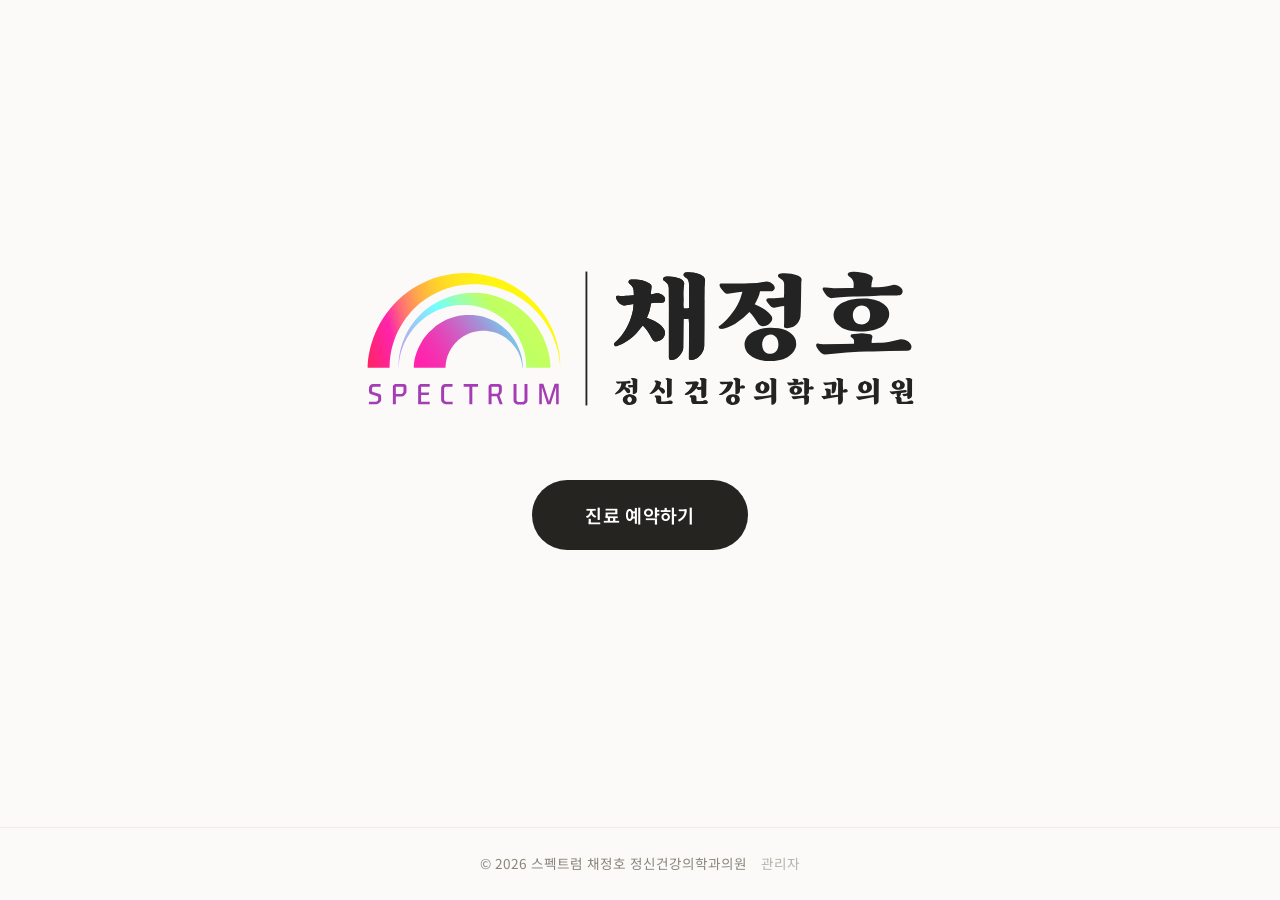
<file: index.html>
<!DOCTYPE html>
<html lang="ko">
<head>
<meta charset="UTF-8">
<meta name="viewport" content="width=device-width, initial-scale=1.0">
<link rel="icon" href="images/favicon.ico" sizes="48x48">
<link rel="icon" type="image/png" sizes="32x32" href="images/favicon-32.png">
<link rel="icon" type="image/png" sizes="512x512" href="images/favicon-512.png">
<link rel="apple-touch-icon" href="images/apple-touch-icon.png">
<title>스펙트럼 채정호 정신건강의학과의원</title>
<meta name="description" content="스펙트럼 채정호 정신건강의학과의원. 진료 예약을 신청해 주세요.">
<link rel="preconnect" href="https://fonts.googleapis.com">
<link rel="preconnect" href="https://fonts.gstatic.com" crossorigin>
<link href="https://fonts.googleapis.com/css2?family=Noto+Sans+KR:wght@400;500;700&family=Hahmlet:wght@500;600;700&display=swap" rel="stylesheet">
<link rel="stylesheet" href="css/style.css">
</head>
<body class="clinic-home">


<main class="clinic-home__main">
  <img class="clinic-home__logo" src="images/clinic-logo.svg" alt="스펙트럼 채정호 정신건강의학과의원" width="2015" height="553">
  <a href="reservation.html" class="btn btn--primary clinic-home__cta">진료 예약하기</a>
</main>

<footer class="clinic-footer">
  <span>&copy; 2026 스펙트럼 채정호 정신건강의학과의원</span>
  <a href="admin.html" class="clinic-footer__admin">관리자</a>
</footer>

</body>
</html>
</file>
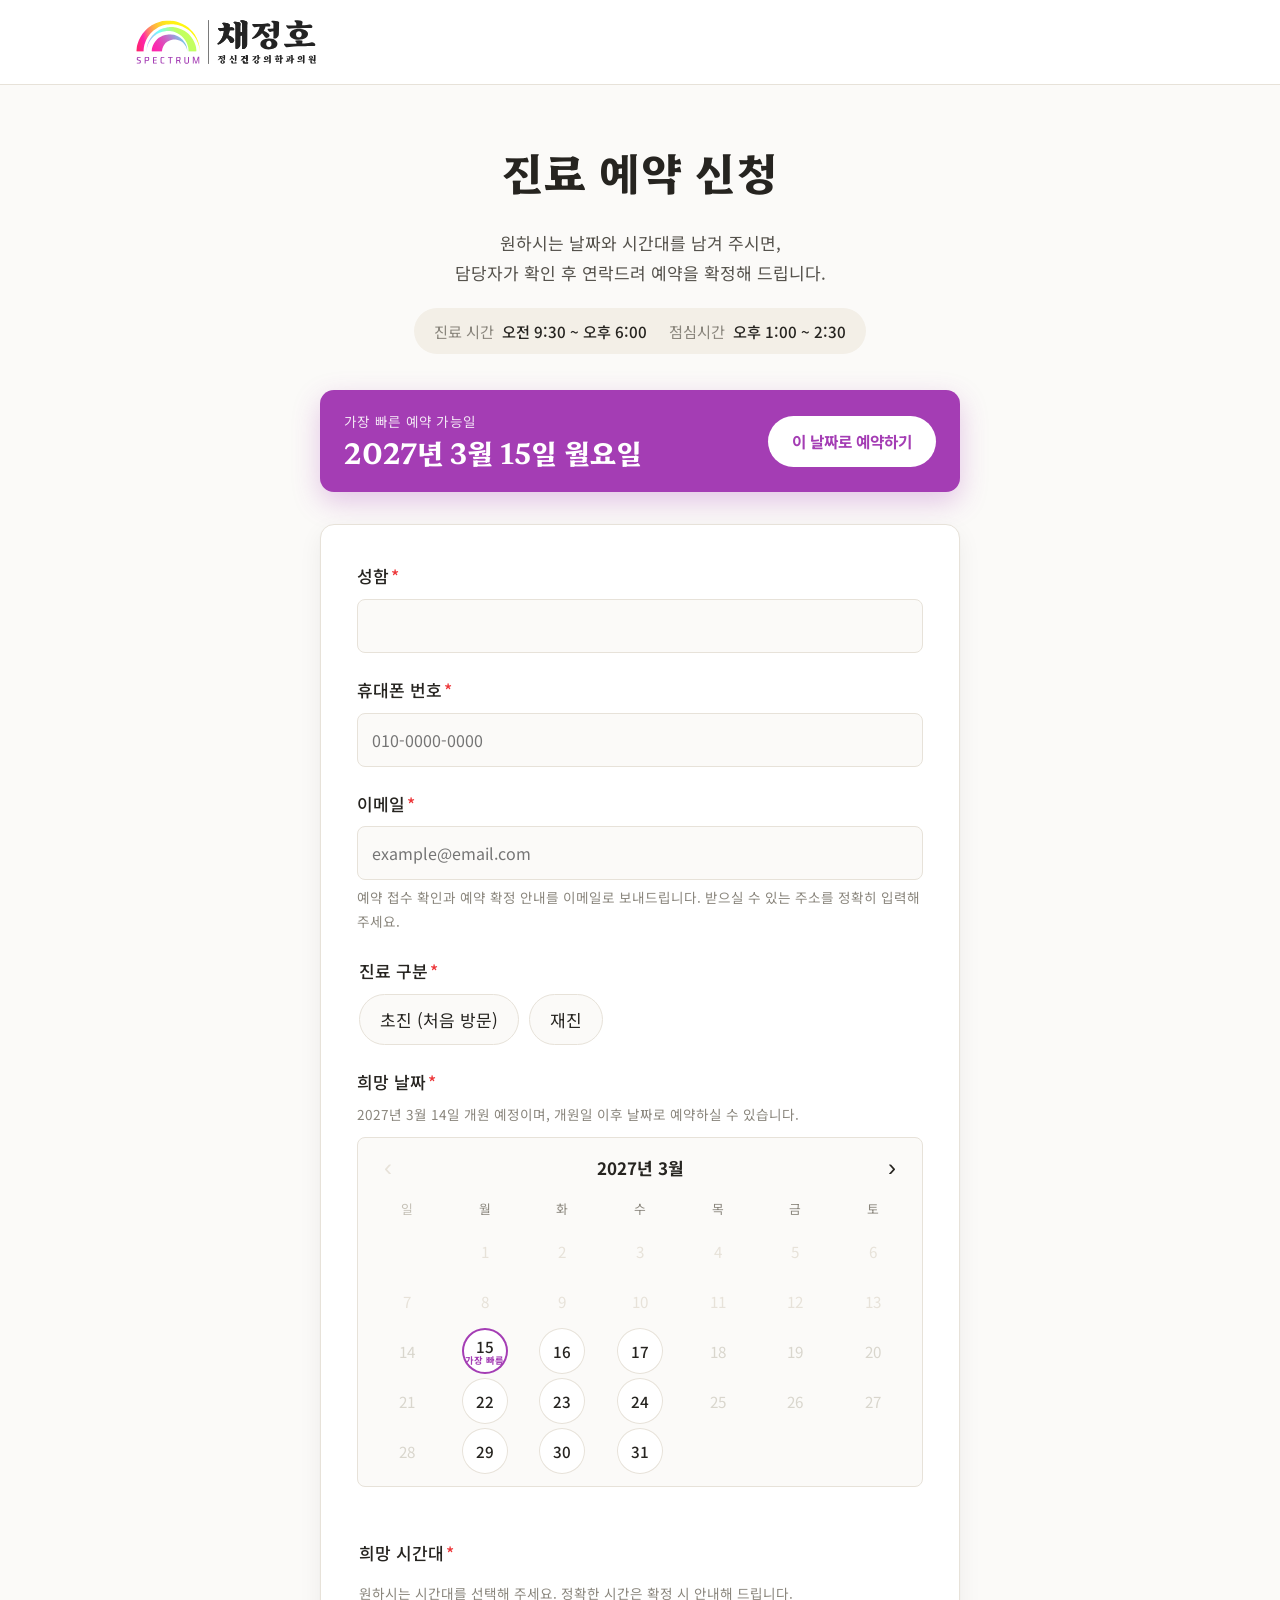
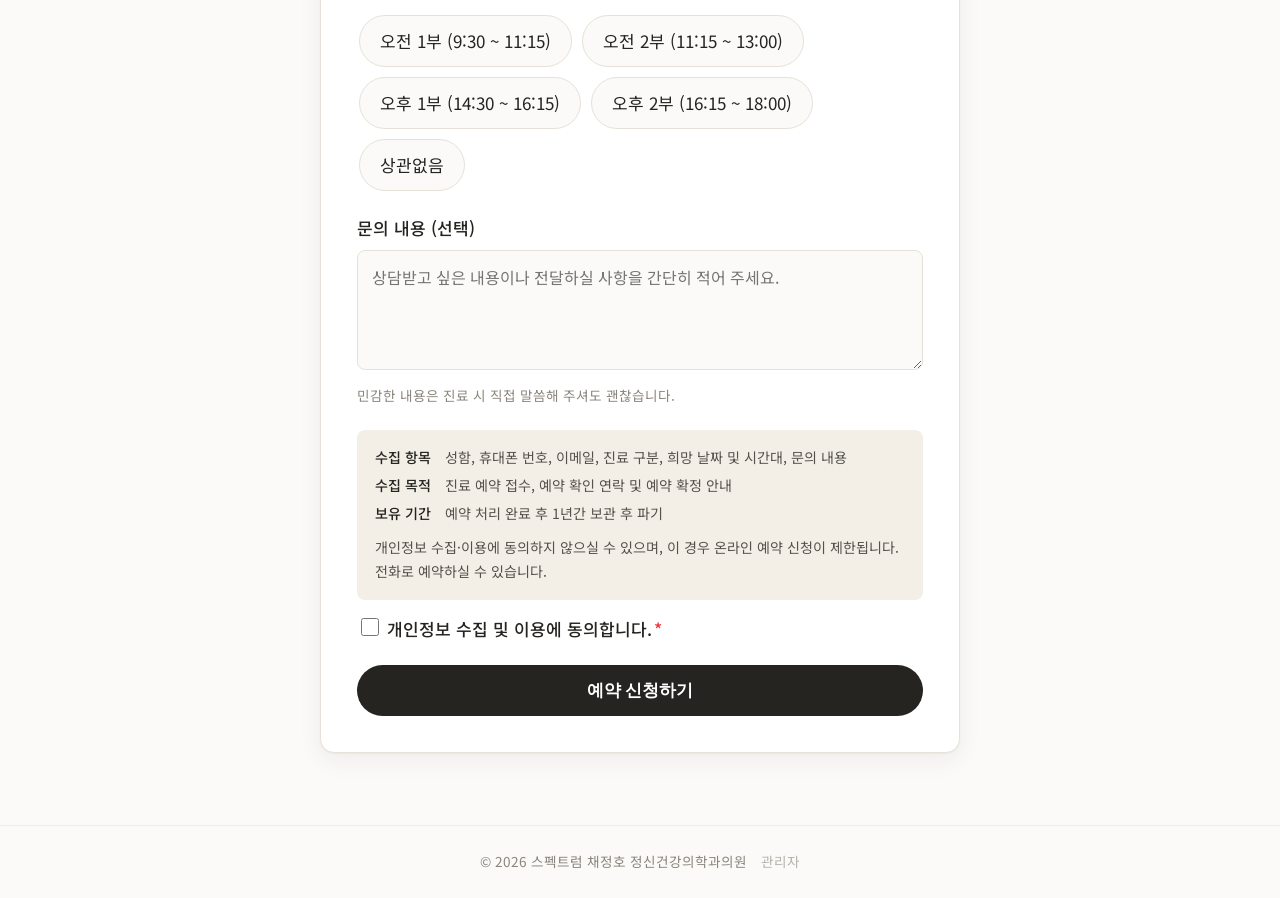
<file: reservation.html>
<!DOCTYPE html>
<html lang="ko">
<head>
<meta charset="UTF-8">
<meta name="viewport" content="width=device-width, initial-scale=1.0">
<link rel="icon" href="images/favicon.ico" sizes="48x48">
<link rel="icon" type="image/png" sizes="32x32" href="images/favicon-32.png">
<link rel="icon" type="image/png" sizes="512x512" href="images/favicon-512.png">
<link rel="apple-touch-icon" href="images/apple-touch-icon.png">
<title>진료 예약 | 스펙트럼 채정호 정신건강의학과의원</title>
<meta name="description" content="스펙트럼 채정호 정신건강의학과의원 진료 예약 신청. 원하시는 날짜와 시간을 남겨 주시면 확인 후 연락드립니다.">
<link rel="preconnect" href="https://fonts.googleapis.com">
<link rel="preconnect" href="https://fonts.gstatic.com" crossorigin>
<link href="https://fonts.googleapis.com/css2?family=Noto+Sans+KR:wght@400;500;700&family=Hahmlet:wght@500;600;700&display=swap" rel="stylesheet">
<link rel="stylesheet" href="css/style.css">
</head>
<body>

<header class="clinic-header">
  <div class="clinic-header__inner">
    <a href="index.html"><img src="images/clinic-logo.svg" alt="스펙트럼 채정호 정신건강의학과의원" width="2015" height="553"></a>
  </div>
</header>

<main>
  <section class="reserve-hero">
    <div class="container">
      <h1>진료 예약 신청</h1>
      <p>원하시는 날짜와 시간대를 남겨 주시면,<br>담당자가 확인 후 연락드려 예약을 확정해 드립니다.</p>
      <dl class="hours">
        <div><dt>진료 시간</dt><dd>오전 9:30 ~ 오후 6:00</dd></div>
        <div><dt>점심시간</dt><dd>오후 1:00 ~ 2:30</dd></div>
      </dl>
    </div>
  </section>

  <div class="container">
    <div class="soonest" id="soonest" hidden>
      <div class="soonest__text">
        <span class="soonest__label">가장 빠른 예약 가능일</span>
        <strong class="soonest__date" id="soonest-date"></strong>
      </div>
      <button type="button" class="soonest__btn" id="soonest-pick">이 날짜로 예약하기</button>
    </div>
  </div>

  <div class="container">
    <div class="reserve-card" id="reserve-card">
      <form id="reserve-form" novalidate>
        <div class="form-error" id="form-error" role="alert"></div>

        <div class="field">
          <label for="name">성함<span class="req">*</span></label>
          <input type="text" id="name" name="name" maxlength="50" autocomplete="name" required>
        </div>

        <div class="field">
          <label for="phone">휴대폰 번호<span class="req">*</span></label>
          <input type="tel" id="phone" name="phone" inputmode="numeric" placeholder="010-0000-0000" autocomplete="tel" required>
        </div>

        <div class="field">
          <label for="email">이메일<span class="req">*</span></label>
          <input type="text" id="email" name="email" inputmode="email" autocomplete="email" maxlength="254" placeholder="example@email.com" required>
          <div class="hint">예약 접수 확인과 예약 확정 안내를 이메일로 보내드립니다. 받으실 수 있는 주소를 정확히 입력해 주세요.</div>
        </div>

        <fieldset class="field">
          <legend>진료 구분<span class="req">*</span></legend>
          <div class="choice-row">
            <label class="choice"><input type="radio" name="visit_type" value="first" required><span>초진 (처음 방문)</span></label>
            <label class="choice"><input type="radio" name="visit_type" value="returning"><span>재진</span></label>
          </div>
        </fieldset>

        <div class="field">
          <div class="field-label" id="date-label">희망 날짜<span class="req">*</span></div>
          <div class="hint cal-note" id="cal-opening"></div>
          <input type="hidden" id="preferred_date" name="preferred_date">
          <div class="cal" id="cal" role="group" aria-labelledby="date-label">
            <div class="cal__head">
              <button type="button" class="cal__nav" id="cal-prev" aria-label="이전 달">&lsaquo;</button>
              <div class="cal__title" id="cal-title" aria-live="polite"></div>
              <button type="button" class="cal__nav" id="cal-next" aria-label="다음 달">&rsaquo;</button>
            </div>
            <div class="cal__grid" id="cal-grid"></div>
          </div>
          <div class="cal-picked" id="cal-picked" aria-live="polite"></div>
        </div>

        <fieldset class="field">
          <legend>희망 시간대<span class="req">*</span></legend>
          <div class="hint cal-note">원하시는 시간대를 선택해 주세요. 정확한 시간은 확정 시 안내해 드립니다.</div>
          <div class="choice-row">
            <label class="choice"><input type="radio" name="preferred_time" value="am1" required><span>오전 1부 (9:30 ~ 11:15)</span></label>
            <label class="choice"><input type="radio" name="preferred_time" value="am2"><span>오전 2부 (11:15 ~ 13:00)</span></label>
            <label class="choice"><input type="radio" name="preferred_time" value="pm1"><span>오후 1부 (14:30 ~ 16:15)</span></label>
            <label class="choice"><input type="radio" name="preferred_time" value="pm2"><span>오후 2부 (16:15 ~ 18:00)</span></label>
            <label class="choice"><input type="radio" name="preferred_time" value="any"><span>상관없음</span></label>
          </div>
        </fieldset>

        <div class="field">
          <label for="message">문의 내용 (선택)</label>
          <textarea id="message" name="message" maxlength="1000" placeholder="상담받고 싶은 내용이나 전달하실 사항을 간단히 적어 주세요."></textarea>
          <div class="hint">민감한 내용은 진료 시 직접 말씀해 주셔도 괜찮습니다.</div>
        </div>

        <div class="hp-field" aria-hidden="true">
          <label for="website">Website</label>
          <input type="text" id="website" name="website" tabindex="-1" autocomplete="off">
        </div>

        <div class="field">
          <div class="consent-box">
            <dl>
              <dt>수집 항목</dt><dd>성함, 휴대폰 번호, 이메일, 진료 구분, 희망 날짜 및 시간대, 문의 내용</dd>
              <dt>수집 목적</dt><dd>진료 예약 접수, 예약 확인 연락 및 예약 확정 안내</dd>
              <dt>보유 기간</dt><dd>예약 처리 완료 후 1년간 보관 후 파기</dd>
            </dl>
            <p style="margin: 10px 0 0;">개인정보 수집·이용에 동의하지 않으실 수 있으며, 이 경우 온라인 예약 신청이 제한됩니다. 전화로 예약하실 수 있습니다.</p>
          </div>
          <label class="consent-check">
            <input type="checkbox" id="privacy_consent" name="privacy_consent" required>
            <span>개인정보 수집 및 이용에 동의합니다.<span class="req">*</span></span>
          </label>
        </div>

        <button type="submit" class="btn btn--primary reserve-submit" id="reserve-submit">예약 신청하기</button>
      </form>

      <div class="reserve-done" role="status">
        <h2>예약 신청이 접수되었습니다</h2>
        <p>확인 후 남겨 주신 번호로 연락드리겠습니다.<br>연락을 받으신 후에 예약이 최종 확정됩니다.</p>
        <p style="margin-top: 20px;"><a href="index.html">처음 화면으로 돌아가기</a></p>
      </div>
    </div>
  </div>
</main>

<footer class="clinic-footer">
  <span>&copy; 2026 스펙트럼 채정호 정신건강의학과의원</span>
  <a href="admin.html" class="clinic-footer__admin">관리자</a>
</footer>

<script src="js/reservation.js"></script>
</body>
</html>
</file>
<file: css/style.css>
/* ============================================
   Chae Jeong-ho site: shared design system
   ============================================ */

:root {
  /* Neutral base */
  --bg: #fbfaf8;
  --surface: #ffffff;
  --surface-alt: #f3efe7;
  --ink: #262420;
  --ink-soft: #55524c;
  --ink-faint: #8a867d;
  --border: #e7e2d9;
  --border-soft: #f0ece3;

  /* Spectrum module colors, sampled from the official brand artwork */
  --c-acceptance: #ed3538; /* 수용 */
  --c-change: #f58e34;     /* 변화 */
  --c-connect: #f4c022;    /* 연결 */
  --c-strength: #2b9250;   /* 강점 */
  --c-wisdom: #3188c8;     /* 지혜 */
  --c-soma: #374a9b;       /* 몸 */
  --c-spirit: #6c53a0;     /* 영성 */
  --brand-purple: #a43db4; /* SPECTRUM wordmark purple */

  --radius: 14px;
  --radius-sm: 8px;
  --shadow: 0 1px 2px rgba(38, 36, 32, 0.04), 0 8px 24px rgba(38, 36, 32, 0.06);
  --shadow-hover: 0 2px 4px rgba(38, 36, 32, 0.06), 0 14px 32px rgba(38, 36, 32, 0.10);

  --max-width: 1080px;
  --font-body: "Noto Sans KR", "Pretendard", -apple-system, BlinkMacSystemFont, sans-serif;
  --font-head: "Hahmlet", "Noto Serif KR", "Noto Sans KR", serif;
}

* { box-sizing: border-box; }
html { scroll-behavior: smooth; }

body {
  margin: 0;
  background: var(--bg);
  color: var(--ink);
  font-family: var(--font-body);
  font-size: 17px;
  line-height: 1.75;
  -webkit-font-smoothing: antialiased;
}

img { max-width: 100%; display: block; }

a {
  color: var(--brand-purple);
  text-decoration: none;
}
a:hover { text-decoration: underline; }

h1, h2, h3, h4 {
  font-family: var(--font-head);
  font-weight: 700;
  line-height: 1.35;
  color: var(--ink);
  margin: 0 0 0.6em;
}

h1 { font-size: clamp(2rem, 4vw, 2.8rem); }
h2 { font-size: clamp(1.5rem, 3vw, 1.9rem); }
h3 { font-size: 1.25rem; }

p { margin: 0 0 1.2em; }
p:last-child { margin-bottom: 0; }

.container {
  max-width: var(--max-width);
  margin: 0 auto;
  padding: 0 24px;
}

/* ---------- Spectrum thread motif ---------- */
.spectrum-thread {
  height: 4px;
  width: 100%;
  background: linear-gradient(
    90deg,
    var(--c-acceptance),
    var(--c-change),
    var(--c-connect),
    var(--c-strength),
    var(--c-wisdom),
    var(--c-soma),
    var(--c-spirit)
  );
}

/* ---------- Header ---------- */
.site-header {
  background: var(--surface);
  border-bottom: 1px solid var(--border);
  position: sticky;
  top: 0;
  z-index: 50;
}

.site-header__inner {
  max-width: var(--max-width);
  margin: 0 auto;
  padding: 18px 24px;
  display: flex;
  align-items: center;
  justify-content: space-between;
  gap: 24px;
}

.brand {
  display: flex;
  flex-direction: column;
  color: var(--ink);
}
.brand:hover { text-decoration: none; }
.brand__ko {
  font-family: var(--font-head);
  font-weight: 700;
  font-size: 1.3rem;
  letter-spacing: 0.02em;
}
.brand__en {
  font-size: 0.72rem;
  color: var(--ink-faint);
  letter-spacing: 0.08em;
  text-transform: uppercase;
}

.nav-toggle {
  display: none;
  background: none;
  border: 1px solid var(--border);
  border-radius: var(--radius-sm);
  padding: 8px 10px;
  cursor: pointer;
}
.nav-toggle span,
.nav-toggle span::before,
.nav-toggle span::after {
  display: block;
  width: 20px;
  height: 2px;
  background: var(--ink);
  position: relative;
  transition: 0.2s;
}
.nav-toggle span::before,
.nav-toggle span::after {
  content: "";
  position: absolute;
}
.nav-toggle span::before { top: -6px; }
.nav-toggle span::after { top: 6px; }

.main-nav {
  display: flex;
  gap: 8px;
  flex-wrap: wrap;
}

.main-nav a {
  color: var(--ink-soft);
  font-size: 0.92rem;
  font-weight: 500;
  padding: 8px 12px;
  border-radius: var(--radius-sm);
  white-space: nowrap;
}
.main-nav a:hover {
  background: var(--surface-alt);
  text-decoration: none;
  color: var(--ink);
}
.main-nav a.is-active {
  color: var(--brand-purple);
  font-weight: 700;
}

@media (max-width: 860px) {
  .nav-toggle { display: inline-flex; align-items: center; justify-content: center; }
  .main-nav {
    display: none;
    position: absolute;
    top: 100%;
    left: 0;
    right: 0;
    background: var(--surface);
    border-bottom: 1px solid var(--border);
    flex-direction: column;
    padding: 8px 24px 16px;
    gap: 2px;
  }
  .main-nav.is-open { display: flex; }
  .site-header { position: relative; }
}

/* ---------- Hero ---------- */
.hero {
  padding: 72px 0 56px;
}
.hero__grid {
  display: grid;
  grid-template-columns: 1.15fr 0.85fr;
  gap: 48px;
  align-items: center;
}
.hero__portrait img {
  width: 100%;
  height: auto;
  border-radius: var(--radius);
  box-shadow: var(--shadow-hover);
}
@media (max-width: 760px) {
  .hero__grid {
    grid-template-columns: 1fr;
  }
  .hero__portrait {
    order: -1;
    max-width: 320px;
    margin: 0 auto 8px;
  }
}
.hero__eyebrow {
  color: var(--brand-purple);
  font-weight: 700;
  font-size: 0.85rem;
  letter-spacing: 0.12em;
  text-transform: uppercase;
  margin-bottom: 14px;
}
.hero__lede {
  font-size: 1.15rem;
  color: var(--ink-soft);
  max-width: 640px;
}
.hero__actions {
  display: flex;
  gap: 12px;
  margin-top: 28px;
  flex-wrap: wrap;
}

/* ---------- Buttons ---------- */
.btn {
  display: inline-flex;
  align-items: center;
  gap: 8px;
  padding: 12px 22px;
  border-radius: 999px;
  font-weight: 600;
  font-size: 0.95rem;
  border: 1px solid transparent;
  cursor: pointer;
}
.btn:hover { text-decoration: none; }
.btn--primary {
  background: var(--ink);
  color: #fff;
}
.btn--primary:hover { background: #3a3730; }
.btn--outline {
  background: transparent;
  border-color: var(--border);
  color: var(--ink);
}
.btn--outline:hover { background: var(--surface-alt); }

.btn--soon {
  background: var(--surface-alt);
  color: var(--ink-faint);
  border: 1px dashed var(--border);
  cursor: default;
}
.btn--soon:hover { text-decoration: none; background: var(--surface-alt); }
.btn--soon .dot {
  width: 7px;
  height: 7px;
  border-radius: 50%;
  background: var(--ink-faint);
  display: inline-block;
}

/* ---------- Sections ---------- */
section { padding: 56px 0; }
.section-alt { background: var(--surface); border-top: 1px solid var(--border-soft); border-bottom: 1px solid var(--border-soft); }
.section-head { max-width: 680px; margin-bottom: 36px; }
.section-head__eyebrow {
  color: var(--ink-faint);
  font-weight: 700;
  font-size: 0.8rem;
  letter-spacing: 0.1em;
  text-transform: uppercase;
  margin-bottom: 10px;
}
.section-head p { color: var(--ink-soft); }

/* ---------- Credential list ---------- */
.credential-list {
  list-style: none;
  margin: 0;
  padding: 0;
  display: grid;
  grid-template-columns: 1fr 1fr;
  gap: 4px 32px;
}
.credential-list li {
  padding: 10px 0;
  border-bottom: 1px solid var(--border-soft);
  color: var(--ink-soft);
  font-size: 0.97rem;
}
@media (max-width: 640px) {
  .credential-list { grid-template-columns: 1fr; }
}

/* ---------- Cards grid (home initiatives) ---------- */
.card-grid {
  display: grid;
  grid-template-columns: repeat(auto-fit, minmax(260px, 1fr));
  gap: 20px;
}
.card {
  background: var(--surface);
  border: 1px solid var(--border);
  border-radius: var(--radius);
  padding: 26px;
  box-shadow: var(--shadow);
  display: flex;
  flex-direction: column;
  gap: 10px;
  transition: box-shadow 0.15s, transform 0.15s;
}
.card:hover {
  box-shadow: var(--shadow-hover);
  transform: translateY(-2px);
}
.card__bar {
  height: 5px;
  width: 44px;
  border-radius: 3px;
  margin-bottom: 6px;
}
.card h3 { margin-bottom: 4px; }
.card h3 a { color: var(--ink); }
.card h3 a:hover { color: var(--brand-purple); text-decoration: none; }
.card p { color: var(--ink-soft); font-size: 0.95rem; margin: 0; }
.card__tag {
  font-size: 0.78rem;
  color: var(--ink-faint);
  font-weight: 600;
  letter-spacing: 0.04em;
}

/* ---------- Chip row (home initiatives) ---------- */
.chip-row {
  display: flex;
  flex-wrap: wrap;
  gap: 10px;
}
.chip {
  flex: 1 1 180px;
  display: flex;
  align-items: center;
  gap: 12px;
  background: var(--surface);
  border: 1px solid var(--border);
  border-radius: 999px;
  padding: 14px 18px;
  color: var(--ink);
}
.chip:hover { text-decoration: none; background: var(--surface-alt); }
.chip__dot {
  width: 9px;
  height: 9px;
  border-radius: 50%;
  flex-shrink: 0;
}
.chip__label {
  font-size: 0.92rem;
  font-weight: 700;
}

/* ---------- Narrative bio blocks ---------- */
.bio-block { margin-bottom: 44px; }
.bio-block:last-child { margin-bottom: 0; }
.bio-block h2 { margin-bottom: 14px; }
.bio-block p { color: var(--ink-soft); }

.bio-intro p {
  font-size: 1.05rem;
  color: var(--ink);
}

/* ---------- Module cards (SPECTRUM) ---------- */
.module-grid {
  display: grid;
  grid-template-columns: repeat(auto-fit, minmax(240px, 1fr));
  gap: 18px;
}
.module-card {
  background: var(--surface);
  border-radius: var(--radius);
  padding: 24px;
  color: #fff;
  box-shadow: var(--shadow);
}
.module-card__ko {
  font-family: var(--font-head);
  font-size: 1.25rem;
  font-weight: 700;
  margin-bottom: 2px;
}
.module-card__en {
  font-size: 0.8rem;
  opacity: 0.85;
  text-transform: uppercase;
  letter-spacing: 0.08em;
  margin-bottom: 12px;
}
.module-card p {
  font-size: 0.92rem;
  opacity: 0.95;
  margin: 0;
}

.m-acceptance { background: var(--c-acceptance); }
.m-change { background: var(--c-change); }
.m-connect { background: var(--c-connect); color: #2b2313; }
.m-connect .module-card__en { opacity: 0.7; }
.m-strength { background: var(--c-strength); }
.m-wisdom { background: var(--c-wisdom); }
.m-soma { background: var(--c-soma); }
.m-spirit { background: var(--c-spirit); }

/* ---------- Trait list (S.P.E.C.T.R.U.M.) ---------- */
.trait-list {
  display: flex;
  flex-direction: column;
  gap: 0;
  border-top: 1px solid var(--border);
}
.trait-item {
  display: grid;
  grid-template-columns: 56px 1fr;
  gap: 20px;
  padding: 18px 0;
  border-bottom: 1px solid var(--border);
  align-items: baseline;
}
.trait-item__letter {
  font-family: var(--font-head);
  font-size: 1.8rem;
  font-weight: 700;
  color: var(--brand-purple);
}
.trait-item__body h4 {
  font-family: var(--font-body);
  font-size: 1rem;
  font-weight: 700;
  margin: 0 0 4px;
}
.trait-item__body p {
  color: var(--ink-soft);
  font-size: 0.95rem;
  margin: 0;
}

/* ---------- Quote block ---------- */
.quote-block {
  background: var(--surface-alt);
  border-radius: var(--radius);
  padding: 32px 36px;
  margin: 40px 0;
}
.quote-block p {
  font-family: var(--font-head);
  font-size: 1.1rem;
  color: var(--ink);
  margin: 0;
}
.quote-block cite {
  display: block;
  margin-top: 14px;
  font-style: normal;
  font-size: 0.85rem;
  color: var(--ink-faint);
}

/* ---------- Practice / feature list ---------- */
.feature-list {
  list-style: none;
  margin: 0;
  padding: 0;
  display: grid;
  gap: 10px;
}
.feature-list li {
  padding: 14px 18px;
  background: var(--surface);
  border: 1px solid var(--border);
  border-radius: var(--radius-sm);
  color: var(--ink-soft);
}

/* ---------- Teaser page (BAMAUM / Optimist School / Optimist Club) ---------- */
.teaser-hero {
  text-align: center;
  padding: 90px 0 70px;
}
.teaser-hero__lede {
  max-width: 560px;
  margin: 0 auto 30px;
  color: var(--ink-soft);
  font-size: 1.08rem;
}
.teaser-hero .btn { margin-top: 4px; }
.teaser-note {
  margin-top: 18px;
  font-size: 0.85rem;
  color: var(--ink-faint);
}

/* ---------- Logo image block ---------- */
.brand-mark {
  max-width: 340px;
  margin: 0 auto 24px;
}

.diagram-figure {
  max-width: 460px;
  margin: 8px auto 0;
  text-align: center;
}
.diagram-figure figcaption {
  margin-top: 12px;
  font-size: 0.85rem;
  color: var(--ink-faint);
}

/* ---------- Footer ---------- */
.site-footer {
  background: var(--ink);
  color: #d8d5cd;
  padding: 48px 0 32px;
  margin-top: 40px;
}
.site-footer a { color: #f1efe9; }
.footer-grid {
  display: flex;
  justify-content: space-between;
  flex-wrap: wrap;
  gap: 32px;
  margin-bottom: 28px;
}
.footer-links {
  display: flex;
  flex-direction: column;
  gap: 8px;
  font-size: 0.9rem;
}
.footer-links a { color: #d8d5cd; }
.footer-bottom {
  border-top: 1px solid rgba(255,255,255,0.12);
  padding-top: 20px;
  font-size: 0.82rem;
  color: #a29e93;
}

.divider {
  height: 1px;
  background: var(--border);
  margin: 48px 0;
}

/* ---------- Reservation ---------- */
.reserve-hero { padding: 56px 0 8px; text-align: center; }
.reserve-hero__logo { width: min(420px, 100%); height: auto; margin: 0 auto 28px; }
.reserve-hero p { color: var(--ink-soft); max-width: 560px; margin: 0 auto; }
.hours {
  display: inline-flex; flex-wrap: wrap; justify-content: center; gap: 6px 22px;
  margin: 20px auto 0; padding: 10px 20px; background: var(--surface-alt); border-radius: 999px; font-size: 0.95rem;
}
.hours div { display: flex; gap: 8px; }
.hours dt { color: var(--ink-faint); }
.hours dd { margin: 0; color: var(--ink); font-weight: 500; }
@media (max-width: 480px) { .hours { border-radius: var(--radius); flex-direction: column; align-items: center; } }

.reserve-card {
  max-width: 640px;
  margin: 32px auto 72px;
  background: var(--surface);
  border: 1px solid var(--border);
  border-radius: var(--radius);
  box-shadow: var(--shadow);
  padding: 36px;
}
@media (max-width: 640px) { .reserve-card { padding: 24px 18px; } }

.field { margin-bottom: 22px; border: 0; padding: 0; min-width: 0; }
.field > label, .field > legend {
  display: block;
  font-weight: 500;
  margin-bottom: 8px;
  padding: 0;
}
.field .req { color: var(--c-acceptance); margin-left: 2px; }
.field .hint { font-size: 0.85rem; color: var(--ink-faint); margin-top: 6px; }

.field input[type="text"],
.field input[type="tel"],
.field input[type="password"],
.field input[type="date"],
.field textarea {
  width: 100%;
  font: inherit;
  font-size: 1rem;
  color: var(--ink);
  background: var(--bg);
  border: 1px solid var(--border);
  border-radius: var(--radius-sm);
  padding: 12px 14px;
}
.field textarea { min-height: 120px; resize: vertical; }
.field input:focus, .field textarea:focus {
  outline: 2px solid var(--brand-purple);
  outline-offset: 1px;
  border-color: transparent;
}

.choice-row { display: flex; flex-wrap: wrap; gap: 10px; }
.choice { position: relative; }
.choice input { position: absolute; opacity: 0; inset: 0; }
.choice span {
  display: inline-block;
  padding: 10px 20px;
  border: 1px solid var(--border);
  border-radius: 999px;
  background: var(--bg);
  cursor: pointer;
}
.choice input:checked + span { background: var(--ink); border-color: var(--ink); color: #fff; }
.choice input:focus-visible + span { outline: 2px solid var(--brand-purple); outline-offset: 2px; }

.consent-box {
  background: var(--surface-alt);
  border-radius: var(--radius-sm);
  padding: 16px 18px;
  font-size: 0.88rem;
  color: var(--ink-soft);
  line-height: 1.7;
  margin-bottom: 12px;
}
.consent-box dl { margin: 0; display: grid; grid-template-columns: auto 1fr; gap: 4px 14px; }
.consent-box dt { font-weight: 500; color: var(--ink); }
.consent-box dd { margin: 0; }
.consent-check { display: flex; gap: 10px; align-items: flex-start; cursor: pointer; }
.consent-check input { margin-top: 6px; width: 18px; height: 18px; accent-color: var(--brand-purple); }

.hp-field { position: absolute; left: -9999px; width: 1px; height: 1px; overflow: hidden; }

.reserve-submit { width: 100%; justify-content: center; text-align: center; font-size: 1.05rem; padding: 14px; border: 0; cursor: pointer; }
.reserve-submit:disabled { opacity: 0.6; cursor: wait; }

.form-error {
  display: none;
  background: #fdecec;
  color: #a12326;
  border-radius: var(--radius-sm);
  padding: 12px 14px;
  margin-bottom: 18px;
  font-size: 0.95rem;
}
.form-error.is-visible { display: block; }

.reserve-done { display: none; text-align: center; padding: 24px 0; }
.reserve-done h2 { margin-bottom: 12px; }
.reserve-done p { color: var(--ink-soft); }
.reserve-card.is-done form { display: none; }
.reserve-card.is-done .reserve-done { display: block; }

[hidden] { display: none !important; }

/* Korean text wraps between words, not mid-word. */
body { word-break: keep-all; overflow-wrap: break-word; }

/* ---------- Clinic site ---------- */
.clinic-home { min-height: 100vh; min-height: 100svh; display: flex; flex-direction: column; }
.clinic-home__main {
  flex: 1; display: flex; flex-direction: column; align-items: center; justify-content: center;
  gap: 56px; padding: 48px 24px 72px;
}
.clinic-home__logo { width: min(620px, 100%); height: auto; }
.clinic-home__cta { font-size: 1.15rem; padding: 18px 52px; letter-spacing: 0.02em; transition: background 0.2s ease; }
.clinic-home__cta:hover { background: var(--brand-purple); }
.btn:focus-visible { outline: 3px solid var(--brand-purple); outline-offset: 3px; }

/* One orchestrated moment: logo settles in, then the button. */
@keyframes rise { from { opacity: 0; transform: translateY(10px); } to { opacity: 1; transform: none; } }
.clinic-home__logo { animation: rise 0.8s ease both; }
.clinic-home__cta { animation: rise 0.8s 0.3s ease both; }
@media (prefers-reduced-motion: reduce) {
  .clinic-home__logo, .clinic-home__cta { animation: none; }
}

.clinic-header { background: var(--surface); border-bottom: 1px solid var(--border); }
.clinic-header__inner { max-width: var(--max-width); margin: 0 auto; padding: 14px 24px; }
.clinic-header img { height: 56px; width: auto; }

.clinic-footer {
  display: flex; justify-content: center; align-items: center; gap: 14px; flex-wrap: wrap;
  padding: 24px; font-size: 0.85rem; color: var(--ink-faint); border-top: 1px solid var(--border-soft);
}
.clinic-footer__admin { color: var(--ink-faint); opacity: 0.6; }
.clinic-footer__admin:hover { opacity: 1; }

/* ---------- Booking calendar (Mon to Wed only) ---------- */
.field-label { font-weight: 500; margin-bottom: 4px; }
.cal-note { margin: 0 0 10px; }
.cal { border: 1px solid var(--border); border-radius: var(--radius-sm); background: var(--bg); padding: 12px; }
.cal__head { display: flex; align-items: center; justify-content: space-between; margin-bottom: 8px; }
.cal__title { font-weight: 700; }
.cal__nav {
  width: 36px; height: 36px; border-radius: 50%; border: 0; background: none; cursor: pointer;
  font-size: 1.5rem; line-height: 1; color: var(--ink);
}
.cal__nav:hover:not(:disabled) { background: var(--surface-alt); }
.cal__nav:disabled { color: var(--border); cursor: default; }
.cal__grid { display: grid; grid-template-columns: repeat(7, 1fr); gap: 4px; text-align: center; }
.cal__dow { font-size: 0.8rem; color: var(--ink-faint); padding: 4px 0; }
.cal__dow.is-open { color: var(--ink); font-weight: 500; }
.cal__day {
  aspect-ratio: 1; width: 100%; max-width: 46px; justify-self: center; border-radius: 50%; border: 0; background: none;
  font: inherit; font-size: 0.95rem; color: var(--border); cursor: default; font-variant-numeric: tabular-nums;
}
.cal__day.is-open { color: var(--ink); font-weight: 500; background: var(--surface); box-shadow: inset 0 0 0 1px var(--border); cursor: pointer; }
.cal__day.is-open:hover { box-shadow: inset 0 0 0 1.5px var(--ink); }
.cal__day.is-today { text-decoration: underline; text-underline-offset: 3px; }
.cal__day.is-selected { background: var(--ink); color: #fff; box-shadow: none; }
.cal__day:focus-visible { outline: 2px solid var(--brand-purple); outline-offset: 2px; }
.cal-picked { margin-top: 8px; font-size: 0.92rem; font-weight: 500; min-height: 1.4em; }
.cal-note:empty { display: none; }
.cal__day { display: flex; flex-direction: column; align-items: center; justify-content: center; gap: 0; padding: 0; }
.cal__num { line-height: 1.1; }
.cal__day.is-full { color: var(--ink-faint); cursor: default; }
.cal__day.is-full .cal__num { text-decoration: line-through; text-decoration-color: var(--border); }
.cal__full { font-size: 0.6rem; line-height: 1.1; color: var(--c-acceptance); opacity: 0.75; font-weight: 500; }


/* ---------- Earliest available date banner ---------- */
.soonest {
  max-width: 640px; margin: 28px auto 0; padding: 20px 24px;
  display: flex; align-items: center; justify-content: space-between; gap: 16px; flex-wrap: wrap;
  background: var(--brand-purple); color: #fff; border-radius: var(--radius);
  box-shadow: 0 10px 28px rgba(164, 61, 180, 0.28);
}
.soonest__label { display: block; font-size: 0.85rem; opacity: 0.88; letter-spacing: 0.02em; }
.soonest__date { display: block; font-family: var(--font-head); font-size: clamp(1.35rem, 4.6vw, 1.75rem); line-height: 1.35; }
.soonest__btn {
  font: inherit; font-weight: 700; font-size: 0.98rem; padding: 12px 24px; border-radius: 999px; cursor: pointer;
  border: 0; background: #fff; color: var(--brand-purple);
}
.soonest__btn:hover { background: #f6eaf8; }
.soonest__btn:focus-visible { outline: 3px solid #fff; outline-offset: 3px; }
.soonest + .container .reserve-card, .soonest ~ .container .reserve-card { margin-top: 20px; }
.cal__day.is-soonest { box-shadow: inset 0 0 0 2px var(--brand-purple); }
.cal__soon { font-size: 0.58rem; line-height: 1.1; color: var(--brand-purple); font-weight: 700; }
.cal__day.is-selected .cal__soon { color: #fff; }
@media (max-width: 480px) { .soonest { padding: 18px; } .soonest__btn { width: 100%; } }
.soonest.is-picked { box-shadow: 0 6px 18px rgba(164, 61, 180, 0.18); }
.soonest.is-picked .soonest__btn { background: transparent; color: #fff; box-shadow: inset 0 0 0 2px #fff; }
.cal__day.is-shut { color: var(--ink-faint); cursor: default; background: repeating-linear-gradient(135deg, transparent 0 4px, rgba(138,134,125,0.14) 4px 6px); }
.cal__day.is-shut .cal__num { text-decoration: line-through; text-decoration-color: var(--border); }
.cal__shut { font-size: 0.6rem; line-height: 1.1; color: var(--ink-soft); font-weight: 500; }
.cal__day.is-off { color: #d9d6cd; }
.cal__dow:first-child, .cal__dow:last-child { color: #c4c0b6; }
</file>
